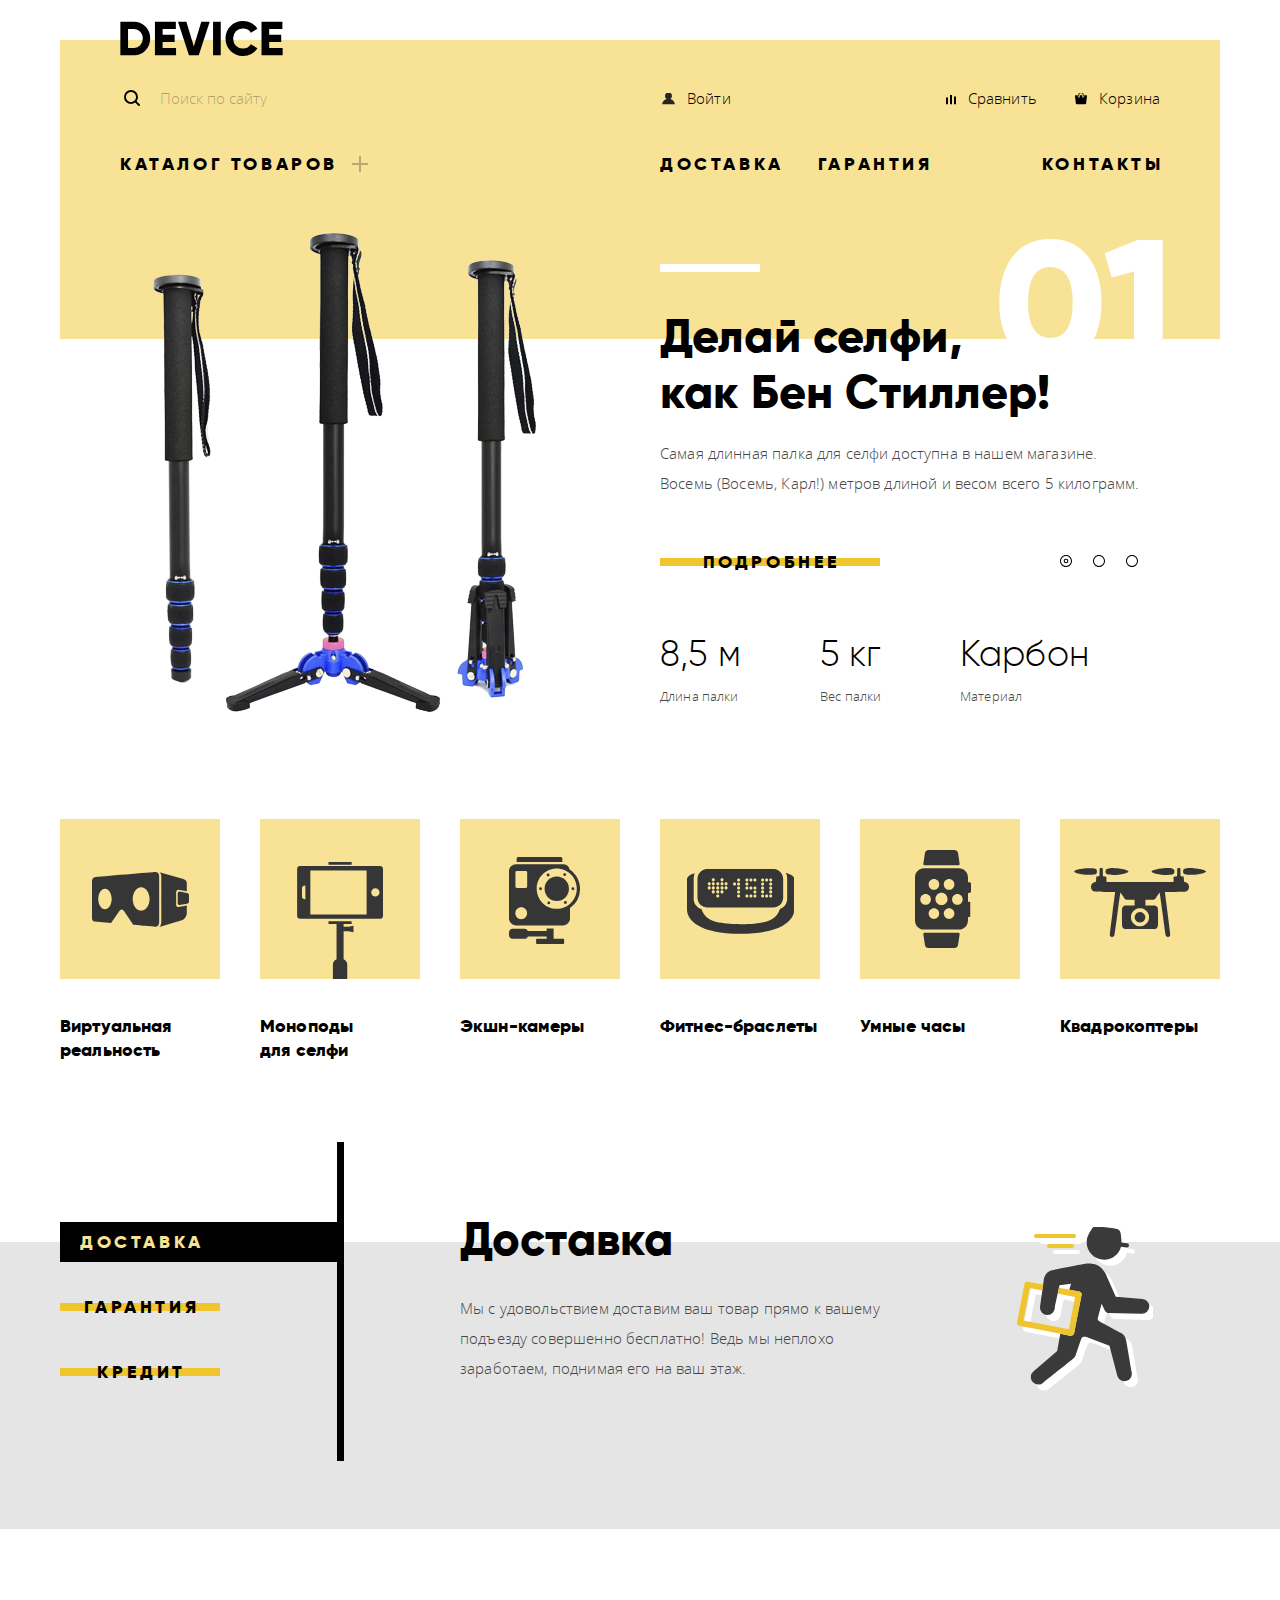
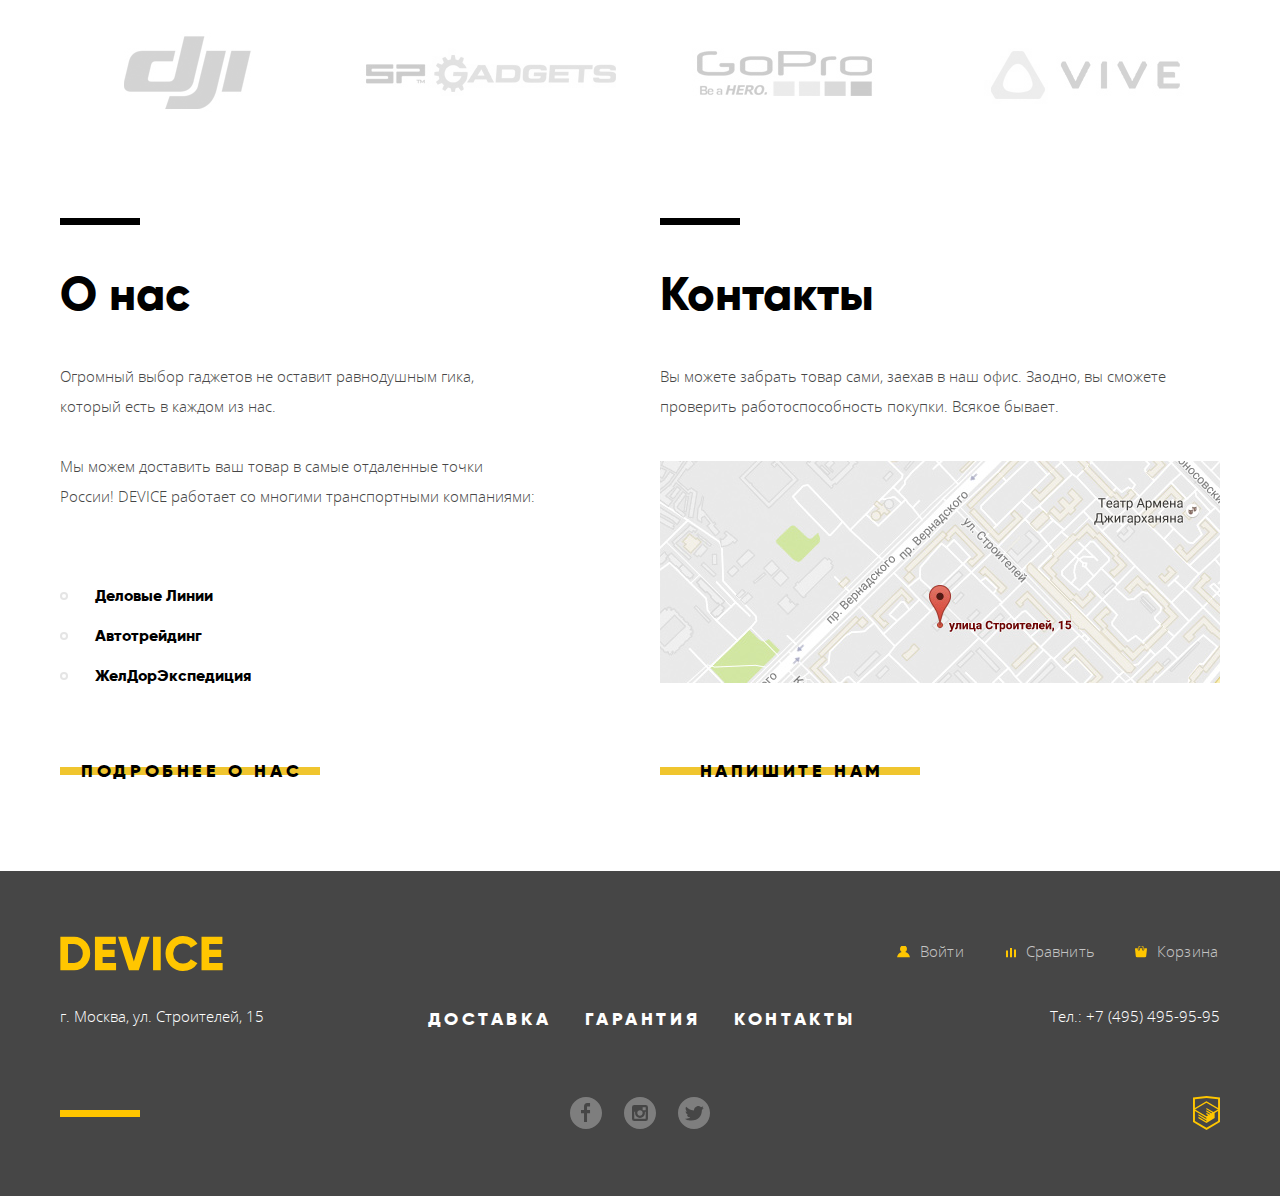
<file: index.html>
<!DOCTYPE html>
<html lang="ru">
	<head>
		<meta charset="utf-8">
		<title>HTML Academy: Девайс</title>
		<link rel="stylesheet" href="css/normalize.css">
		<link rel="stylesheet" href="css/min-style.css">
	</head>
	<body>

		<header class="main-header">
			<nav class="navigation">
				<div class="navigation__logo">
					<a>
						<img src="img/logo-header.svg" width="163" height="35" alt="Логотип интернет-магазина Девайс.">
					</a>
				</div>  
				
				<div class="nav-wrapper-top">
					<form class="navigation__search search" method="get" action="https://echo.htmlacademy.ru">
						<label for="search" class="visually-hidden">Поиск:</label>
						<input class="search__field" type="search" name="search" id="search" placeholder="Поиск по сайту">
						<button type="submit" class="search__button">Найти</button>
					</form> 

					<ul class="navigation__actions header-actions">
						<li class="header-actions__item header-actions__item--login">
							<a href="#">Войти</a>
						</li>
						<li class="header-actions__item header-actions__item--compare">
							<a href="#">Сравнить</a>
						</li>
						<li class="header-actions__item header-actions__item--cart">
							<a href="#">Корзина</a>
						</li>
					</ul>
				</div>

				<div class="nav-wrapper-bottom">
					<section class="navigation__catalog nav-catalog">
						<a class="nav-catalog__link" href="#">
							Каталог товаров
						</a>

						<div class="nav-catalog__wrapper">
							<ul class="nav-catalog__list">
								<li class="nav-catalog__item">
									<a href="#">Виртуальная реальность</a>
								</li>
								<li class="nav-catalog__item">
									<a href="#">Фитнес-браслеты</a>
								</li>
								<li class="nav-catalog__item">
									<a href="#">Квадрокоптеры</a>
								</li>
								<li class="nav-catalog__item">
									<a href="catalog.html">Моноподы для селфи</a>
								</li>
								<li class="nav-catalog__item">
									<a href="#">Умные часы</a>
								</li>
								<li class="nav-catalog__item">
									<a href="#">Экшн-камеры</a>
								</li>							
							</ul>
						</div>
					</section>

					<ul class="navigation__main main-nav">
						<li class="main-nav__item"><a href="#">Доставка</a></li>
						<li class="main-nav__item"><a href="#">Гарантия</a></li>
						<li class="main-nav__item main-nav__item--contacts"><a href="#">Контакты</a></li>
					</ul>
				</div>
			</nav>

		</header>

		<main class="main-page">
			<h1 class="main-page__title visually-hidden">Device — интернет-магазин гаджетов</h1>

			<section class="popular">
				<h2 class="popular__title visually-hidden">Популярные товары</h2>

				<ol class="popular__list popular-list">
					<li class="popular-list__item" id="slide1">
						<div class="popular-list__image">
							<img src="img/slider-1.png" width="384" height="486" alt="Длинная селфи-палка с триногой.">
						</div>
						<div class="popular-list__info">
							<b class="popular-list__slogan">Делай селфи,<br> как Бен Стиллер!</b>
							<p class="popular-list__about">Самая длинная палка для селфи доступна в нашем магазине. Восемь (Восемь, Карл!) метров длиной и весом всего 5 килограмм.</p>
							<table class="popular-list__table">
								<tr>				
									<td>8,5 м</td>
									<td>Длина палки</td>
								</tr>
								<tr>				
									<td>5 кг</td>
									<td>Вес палки</td>
								</tr>
								<tr>				
									<td>Карбон</td>
									<td>Материал</td>
								</tr>
							</table>
							<a class="popular-list__more button" href="#">Подробнее</a>
						</div>
					</li>
					<li class="popular-list__item popular-list__item--hidden" id="slide2">
						<div class="popular-list__image">
							<img src="img/slider-2.png" width="345" height="485" alt="Фитнес-браслет с мотивирующей фразой на дисплее.">
						</div>
						<div class="popular-list__info">
							<b class="popular-list__slogan">Худеем<br> правильно!</b>
							<p class="popular-list__about">Мотивирующие фитнес-браслеты помогут найти в себе силы не пропускать занятия и соблюдать диету.</p>					
							<table class="popular-list__table">
								<tr>
									<td>48 часов</td>
									<td>Без подзарядки</td>
								</tr>
							</table>
							<a class="popular-list__more button" href="#">Подробнее</a>
						</div>
					</li>
					<li class="popular-list__item popular-list__item--hidden" id="slide3">
						<div class="popular-list__image">
							<img src="img/slider-3.png" width="526" height="334" alt="Квадрокоптер с лазером в виде камеры.">
						</div>
						<div class="popular-list__info">
							<b class="popular-list__slogan">Порхает как бабочка, жалит как пчела!</b>
							<p class="popular-list__about">Этот обычный, на первый взгляд, квадрокоптер оснащен мощным лазером, замаскированным под стандартную камеру.</p>
							<table class="popular-list__table">
								<tr>
									<td>800 м</td>
									<td>Дальность полета</td>
								</tr>
								<tr>
									<td>50 м</td>
									<td>Радиус поражения</td>
								</tr>
							</table>
							<a class="popular-list__more button" href="#">Подробнее</a>
						</div>
					</li>
				</ol>

				<ul class="popular__navigation popular-nav">
					<li class="popular-nav__item popular-nav__item--current">
						<button type="submit">
							<span class="visually-hidden">Первый слайд</span>
						</button>
					</li>
					<li class="popular-nav__item">
						<button type="submit">
							<span class="visually-hidden">Второй слайд</span>
						</button>
					</li>
					<li class="popular-nav__item">
						<button type="submit">
							<span class="visually-hidden">Третий слайд</span>
						</button>
					</li>
				</ul>

			</section>

			<section class="catalog">
				<h2 class="catalog__title visually-hidden">Каталог товаров</h2>
				<ul class="catalog__list">
					<li class="catalog__item catalog__item--vr">
						<a href="#">Виртуальная реальность</a>
					</li>
					<li class="catalog__item catalog__item--selfie">			
						<a href="catalog.html">Моноподы для&nbsp;селфи</a>
					</li>
					<li class="catalog__item catalog__item--action-camera">
						<a href="#">Экшн-камеры</a>
					</li>
					<li class="catalog__item catalog__item--bracelet">
						<a href="#">Фитнес-браслеты</a>
					</li>
					<li class="catalog__item catalog__item--smart-watch">
						<a href="#">Умные часы</a>
					</li>
					<li class="catalog__item catalog__item--copter">
						<a href="#">Квадрокоптеры</a>
					</li>
				</ul>
			</section>

			<section class="services">
				<div class="services__wrapper">
					<h2 class="services__title visually-hidden">Сервисы</h2>
					
					<ul class="services__navigation services-nav">
						<li class="services-nav__item">
							<button class="button services-nav__button services-nav__button--delivery services-nav__button--current" type="button">
								Доставка
							</button>
						</li>
						<li class="services-nav__item">
							<button class="button services-nav__button services-nav__button--warranty" type="button">
								Гарантия
							</button>
						</li>
						<li class="services-nav__item">
							<button class="button services-nav__button services-nav__button--credit" type="button">
								Кредит
							</button>
						</li>
					</ul>

					<ul class="services__list">
						<li class="services__item services__item--current services__item--delivery">
							<h3 class="services__subtitle">Доставка</h3>
							<p class="services__description">
								Мы с удовольствием доставим ваш товар прямо к вашему подъезду совершенно бесплатно! Ведь мы неплохо заработаем, поднимая его на ваш этаж.
							</p>
						</li>
						<li class="services__item services__item--warranty">
							<h3 class="services__subtitle">Гарантия</h3>
							<p class="services__description">
								Если из-за возгарания купленного у нас товара у нас сгорит дом — не переживайте, мы выдадим вам новый.<br> Товар, не дом, конечно же.
							</p>
						</li>
						<li class="services__item services__item--credit">
							<h3 class="services__subtitle">Кредит</h3>
							<p class="services__description">
								Залезть в долговую яму стало проще! Кредитные консультанты подберут для вас наиболее выгодные условия кредита. Выгодные для нашего банка, разумеется.
							</p>
						</li>
					</ul>
				</div>
			</section>

			<section class="companies">
				<h2 class="companies__title visually-hidden">Производители</h2>
				<ul class="companies__list">
					<li class="companies__item">
						<a class="companies__link" href="#">
							<img class="companies__image" src="img/logo-1-mod.jpg" width="260" height="100" alt="DJI">
						</a>
					</li>
					<li class="companies__item">
						<a class="companies__link" href="#">
							<img class="companies__image" src="img/logo-2-mod.jpg" width="260" height="100" alt="SP Gadgets">
						</a>
					</li>
					<li class="companies__item">
						<a class="companies__link" href="#">
							<img class="companies__image" src="img/logo-3-mod.jpg" width="260" height="100" alt="GoPro">
						</a>
					</li>
					<li class="companies__item">
						<a class="companies__link" href="#">
							<img class="companies__image" src="img/logo-4-mod.jpg" width="260" height="100" alt="VIVE">
						</a>
					</li>
				</ul>

			</section>
			<div class="index-columns">
				<section class="about">
					<h2 class="about__title">О нас</h2>

					<div class="about__info">
						<p>Огромный выбор гаджетов не оставит равнодушным гика, который есть в каждом из нас.</p>
						<p>Мы можем доставить ваш товар в самые отдаленные точки России! DEVICE работает со многими транспортными компаниями:</p>
					</div>

					<ul class="about__list">
						<li class="about__item">Деловые Линии</li>
						<li class="about__item">Автотрейдинг</li>
						<li class="about__item">ЖелДорЭкспедиция</li>
					</ul>

					<a href="#" class="about__more button">Подробнее о нас</a>

				</section>

				<section class="contacts">
					<h2 class="contacts__title">Контакты</h2>

					<p class="contacts__info">
						Вы можете забрать товар сами, заехав в наш офис. Заодно, вы сможете проверить работоспособность покупки. Всякое бывает.
					</p>

					<a href="https://goo.gl/maps/i4ZYRme5pSp" class="contacts__map">
						<img src="img/map.jpg" width="560" height="222" alt="Наш магазин на карте.">
					</a>

					<a href="write-us.html" class="contacts__more button">Напишите нам</a>

				</section>
			</div>
				
			<section class="modal write-us">
				<h2 class="write-us__title visually-hidden">Форма отправки сообщения</h2>

				<button class="modal__close" type="button">
					<span class="visually-hidden">Закрыть</span>
				</button>

				<form class="write-us__form" method="post" action="https://echo.htmlacademy.ru">
					<p>
						<label class="write-us__label" for="client-name">Ваше имя:</label>
						<input class="write-us__field" name="name" id="client-name" type="text" placeholder="Имя Фамилия">
					</p>
					<p>
						<label class="write-us__label" for="client-email">Ваш e-mail:</label>
						<input class="write-us__field" name="email" id="client-email" type="text" placeholder="email@example.com">
					</p>
					<p class="write-us__textarea">
						<label class="write-us__label" for="client-message">Текст письма:</label>
						<textarea class="write-us__field" name="message" id="client-message" cols="100" rows="5" placeholder="В свободной форме"></textarea>
					</p>

					<button class="modal__send button" type="submit">Отправить</button>

				</form>
				

			</section>

			<section class="modal map">
				<h2 class="map__title visually-hidden">Наш магазин на карте</h2>

				<button class="modal__close" type="button">
					<span class="visually-hidden">Закрыть</span>
				</button>

				<div class="map__image">
					<iframe src="https://www.google.com/maps/embed?pb=!1m18!1m12!1m3!1d2249.112374947344!2d37.527429315801285!3d55.68703400453021!2m3!1f0!2f0!3f0!3m2!1i1024!2i768!4f13.1!3m3!1m2!1s0x46b54cf65f5c8955%3A0x694710ccd55501e!2z0YPQuy4g0KHRgtGA0L7QuNGC0LXQu9C10LksIDE1LCDQnNC-0YHQutCy0LAsIDExOTMxMQ!5e0!3m2!1sru!2sru!4v1551282227702" width="960" height="559" style="border:0" allowfullscreen></iframe>
					<img src="img/map-big.jpg" width="960" height="559" alt="Наш магазин находится по адресу ул. Строителей 15, Москва.">
				</div>

			</section>

		</main>

		<footer class="main-footer">
			<div class="footer-container">
				<div class="footer-wrapper-top">
					<div class="main-footer__logo">
						<a>
							<img src="img/logo-footer.svg" width="163" height="35" alt="Логотип интернет-магазина Девайс.">
						</a>
					</div>

					<ul class="main-footer__actions footer-actions">
						<li class="footer-actions__item footer-actions__item--login">
							<a href="#">Войти</a>
						</li>
						<li class="footer-actions__item footer-actions__item--compare">
							<a href="#">Сравнить</a>
						</li>
						<li class="footer-actions__item footer-actions__item--cart">
							<a href="#">Корзина</a>
						</li>
					</ul>
				</div>
				
				<div class="footer-wrapper-middle">
					<address class="footer__shop-address">
						г. Москва, ул. Строителей, 15
					</address>

					<ul class="footer__nav footer-nav">
						<li class="footer-nav__item"><a href="#">Доставка</a></li>
						<li class="footer-nav__item"><a href="#">Гарантия</a></li>
						<li class="footer-nav__item"><a href="#">Контакты</a></li>
					</ul>

					<a class="footer__shop-phone" href="tel:+7(495)495-95-95">
						Тел.: +7 (495) 495-95-95
					</a>
				</div>
				
				<div class="footer-wrapper-bottom">
					<ul class="footer__social social-list">
						<li class="social-list__item social-list__item--facebook">
							<a href="#"><span class="visually-hidden">Девайс на Фейсбуке</span></a>
						</li>
						<li class="social-list__item social-list__item--instagram">
							<a href="#"><span class="visually-hidden">Девайс в Инстаграме</span></a>
						</li>
						<li class="social-list__item social-list__item--twitter">
							<a href="#"><span class="visually-hidden">Девайс в Твиттере</span></a>
						</li>
					</ul>
					<div class="footer__copyright">
						<a href="https://htmlacademy.ru/intensive/htmlcss">
							<span class="visually-hidden">Разработано для HTML Academy</span>
						</a>
					</div>
				</div>
			</div>

		</footer>
	
	<script src="js/min-script.js"></script>

	</body>

</html>
</file>
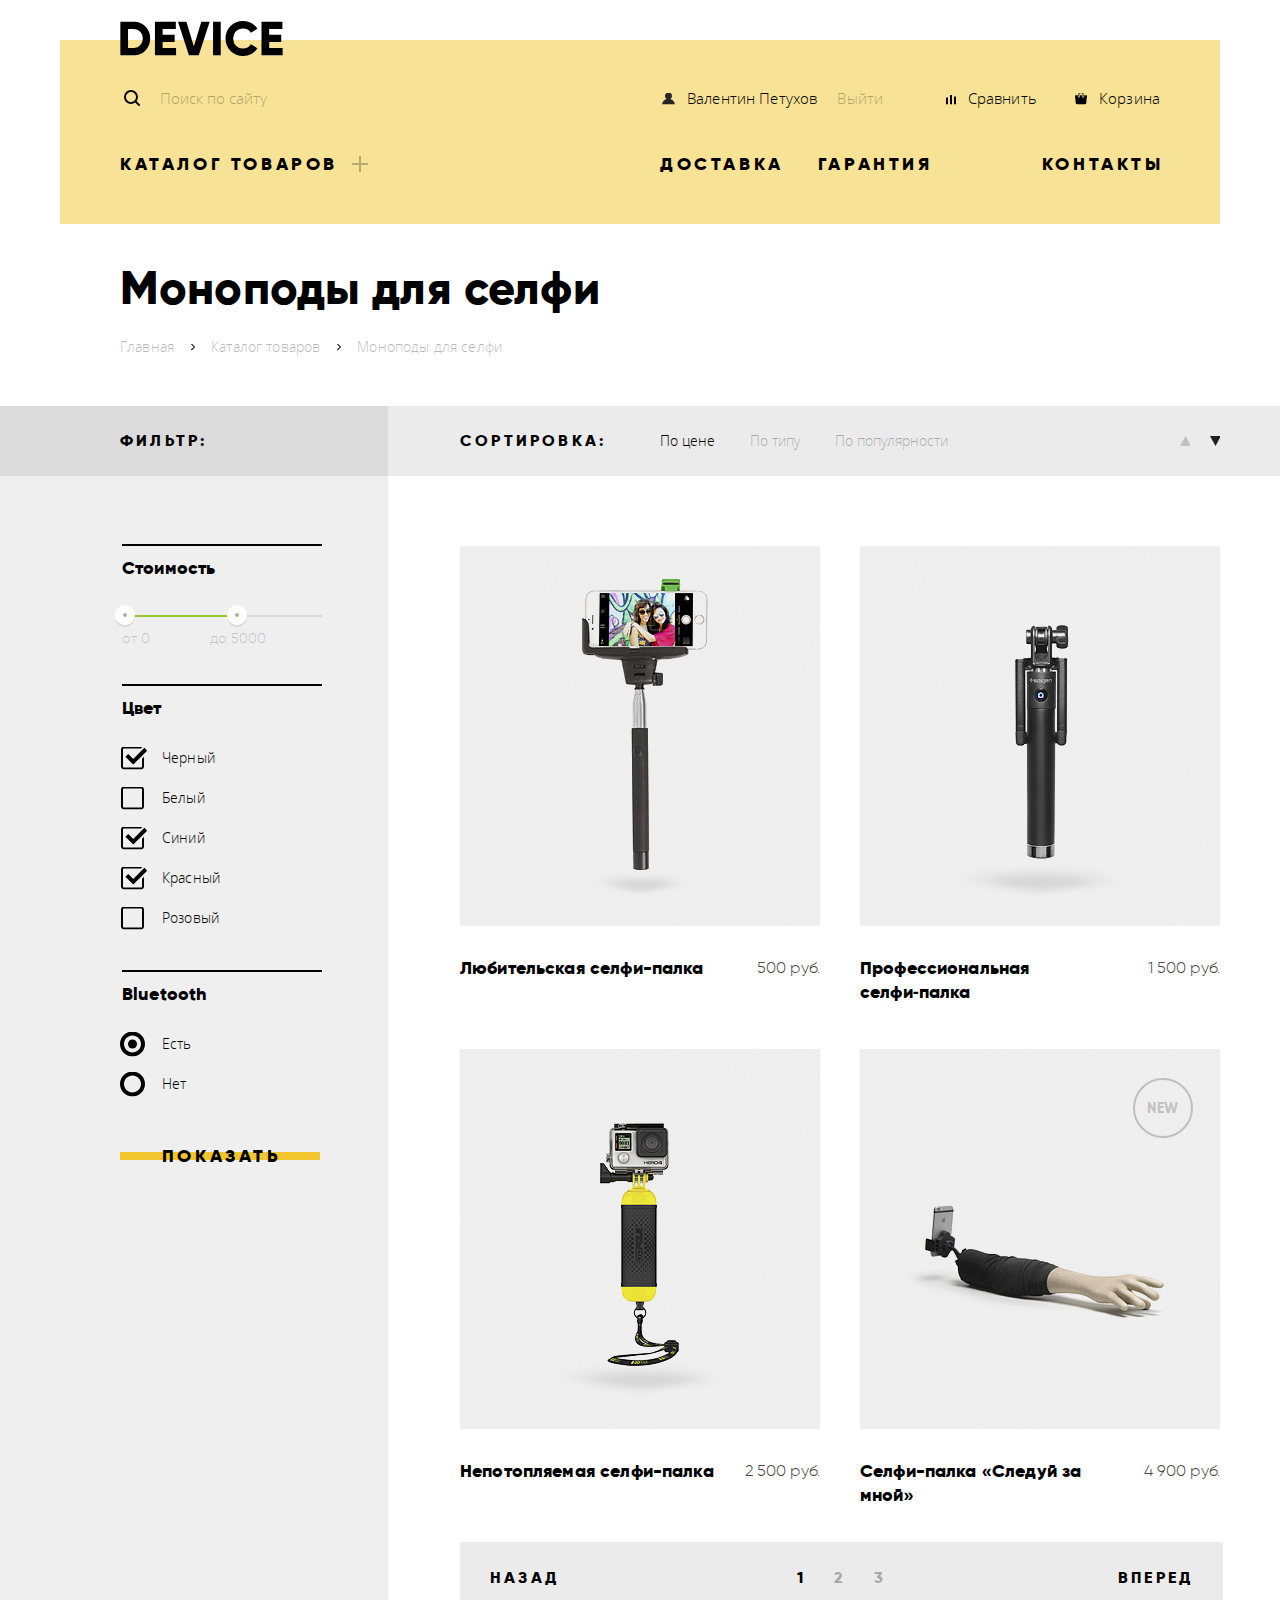
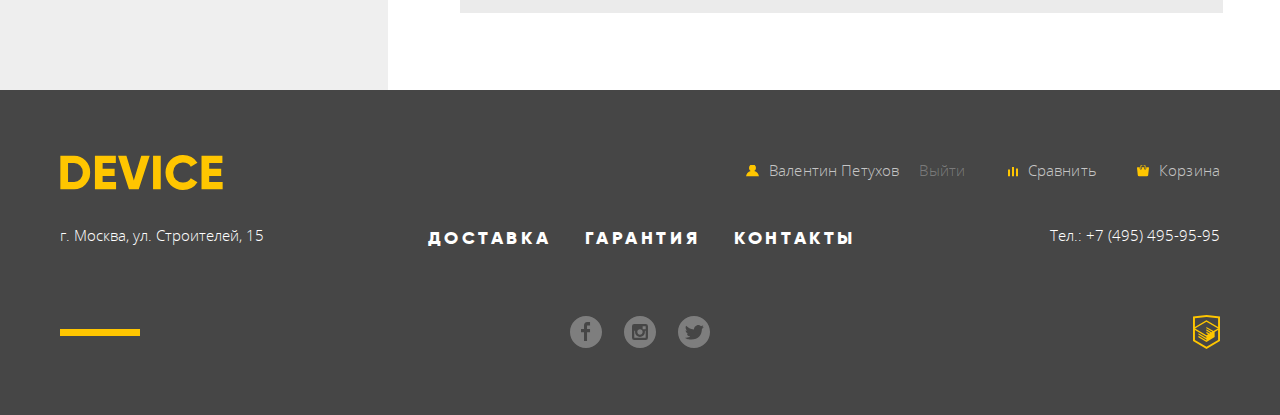
<file: catalog.html>
<!DOCTYPE html>
<html lang="ru">
	<head>
		<meta charset="utf-8">
		<title>HTML Academy: Девайс</title>
		<link rel="stylesheet" href="css/normalize.css">
		<link rel="stylesheet" href="css/min-style.css">
	</head>
	<body>

		<header class="inner-header main-header">
			<nav class="navigation">
				<div class="navigation__logo">
					<a href="index.html">
						<img src="img/logo-header.svg" width="163" height="35" alt="Логотип интернет-магазина Девайс.">
					</a>
				</div>  
				
				<div class="nav-wrapper-top">
					<form class="navigation__search search" method="get" action="https://echo.htmlacademy.ru">
						<label for="search" class="visually-hidden">Поиск:</label>
						<input class="search__field" type="search" name="search" id="search" placeholder="Поиск по сайту">
						<button type="submit" class="search__button">Найти</button>
					</form> 

					<ul class="navigation__actions header-actions">
						<li class="header-actions__item header-actions__item--login">
							<a href="#">Валентин Петухов</a>
						</li>
						<li class="header-actions__item header-actions__item--logout">
							<a href="#">Выйти</a>
						</li>
						<li class="header-actions__item header-actions__item--compare">
							<a href="#">Сравнить</a>
						</li>
						<li class="header-actions__item header-actions__item--cart">
							<a href="#">Корзина</a>
						</li>
					</ul>
				</div>

				<div class="nav-wrapper-bottom">
					<section class="navigation__catalog nav-catalog">
						<a class="nav-catalog__link" href="#">
							Каталог товаров
						</a>

						<div class="nav-catalog__wrapper">
							<ul class="nav-catalog__list">
								<li class="nav-catalog__item">
									<a href="#">Виртуальная реальность</a>
								</li>
								<li class="nav-catalog__item">
									<a href="#">Фитнес-браслеты</a>
								</li>
								<li class="nav-catalog__item">
									<a href="#">Квадрокоптеры</a>
								</li>
								<li class="nav-catalog__item">
									<a href="catalog.html">Моноподы для селфи</a>
								</li>
								<li class="nav-catalog__item">
									<a href="#">Умные часы</a>
								</li>
								<li class="nav-catalog__item">
									<a href="#">Экшн-камеры</a>
								</li>							
							</ul>
						</div>

					</section>

					<ul class="navigation__main main-nav">
						<li class="main-nav__item"><a href="#">Доставка</a></li>
						<li class="main-nav__item"><a href="#">Гарантия</a></li>
						<li class="main-nav__item main-nav__item--contacts"><a href="#">Контакты</a></li>
					</ul>
				</div>

			</nav>

		</header>
		<div class="container">
			<main class="inner-page">
				<div class="inner-nav-wrapper">
					<h1 class="inner-page__title">Моноподы для селфи</h1>

					<ul class="inner-page__breadcrumbs breadcrumbs">
						<li class="breadcrumbs__item">
							<a href="index.html">Главная</a>
						</li>
						<li class="breadcrumbs__item">
							<a href="#">Каталог товаров</a>
						</li>
						<li class="breadcrumbs__item breadcrumbs__item--current">
							<a>Моноподы для селфи</a>
						</li>
					</ul>
				</div>

				<div class="catalog-columns">
					<section class="filter">
						<h2 class="filter__title">Фильтр:</h2>

						<form class="filter__form" method="get" action="https://echo.htmlacademy.ru">
							<fieldset>
								<legend class="filter__parameter">Стоимость</legend>
								<div class="range-filter">
									<div class="range-controls">
										<div class="scale">
											<div class="bar"></div>
										</div>
									</div>
									<div class="toggle toggle-min"></div>
									<div class="toggle toggle-max"></div>
								</div>
								<div class="price-controls">
									<label for="min-price">от</label>
									<input type="text" name="min-price" id="min-price" value="0">
									<label for="max-price">до</label>
									<input type="text" name="max-price" id="max-price" value="5000">
								</div>
							</fieldset>

							<fieldset>
								<legend class="filter__parameter">Цвет</legend>
								<ul class="filter__list filter-list">
									<li class="filter-list__item">
										<input class="filter-list__checkbox visually-hidden" type="checkbox" id="black" name="black" checked>
										<label for="black">Черный</label>
									</li>
									<li class="filter-list__item">
										<input class="filter-list__checkbox visually-hidden" type="checkbox" id="white" name="white">
										<label for="white">Белый</label>
									</li>
									<li class="filter-list__item">
										<input class="filter-list__checkbox visually-hidden" type="checkbox" id="blue" name="blue" checked>
										<label for="blue">Синий</label>
									</li>
									<li class="filter-list__item">
										<input class="filter-list__checkbox visually-hidden" type="checkbox" id="red" name="red" checked>
										<label for="red">Красный</label>
									</li>
									<li class="filter-list__item">
										<input class="filter-list__checkbox visually-hidden" type="checkbox" id="pink" name="pink">
										<label for="pink">Розовый</label>
									</li>
								</ul>
							</fieldset>

							<fieldset>
								<legend class="filter__parameter">Bluetooth</legend>
								<ul class="filter__list filter-list">
									<li class="filter-list__item">
										<input class="filter-list__radio visually-hidden" type="radio" id="bluetooth-true" name="bluetooth" value="true" checked>
										<label for="bluetooth-true">Есть</label>
									</li>
									<li class="filter-list__item">
										<input class="filter-list__radio visually-hidden" type="radio" id="bluetooth-false" name="bluetooth" value="false">
										<label for="bluetooth-false">Нет</label>
									</li>
								</ul>
							</fieldset>		

							<button type="submit" class="filter__button button">Показать</button>		
						</form>

					</section>

					<section class="product-cards">
						<h2 class="product-cards__title visually-hidden">Список селфи-палок</h2>

						<section class="product-cards__sort sort">
							<h3 class="sort__title">Сортировка:</h3>
							
							<div class="sort-wrapper">
								<ul class="sort__list">
									<li class="sort__type sort__type--current">
										<a>По цене</a>
									</li>
									<li class="sort__type">
										<a href="#">По типу</a>
									</li>
									<li class="sort__type">
										<a href="#">По популярности</a>
									</li>
								</ul>

								<ul class="sort__list">
									<li class="sort__type sort__arrow sort__arrow--up">
										<a href="#">
											<span class="visually-hidden">По возрастанию</span>
										</a>
									</li>
									<li class="sort__type sort__arrow sort__arrow-down sort__type--current">
										<a>
										<span class="visually-hidden">По убыванию</span>
										</a>
									</li>
								</ul>
							</div>

						</section>
						
						<div class="product-cards-wrapper">
							<ul class="product-cards__list">
								<li class="product-cards__item">
									<div class="card-wrapper">
										<h3 class="product-cards__name"><a href="#">Любительская селфи-палка</a></h3>
										<b class="product-cards__price">500 руб.</b>
									</div>	
									<div class="product-cards__photo-container" tabindex="0">
										<div class="product-cards__actions-list card-actions">
											<a href="#" class="card-actions__button card-actions__button--to-cart button">В корзину</a>
											<a href="#" class="card-actions__button card-actions__button--to-compare">Добавить к сравнению</a>
										</div>
										<img src="img/item-1.jpg" width="360" height="380" alt="Самая обычная селфи-палка.">
									</div>					
								</li>
								<li class="product-cards__item">
									<div class="card-wrapper">
										<h3 class="product-cards__name"><a href="#">Профессиональная селфи&#8209;палка</a></h3>
										<b class="product-cards__price">1 500 руб.</b>
									</div>
									<div class="product-cards__photo-container" tabindex="0">
										<div class="product-cards__actions-list card-actions">
											<a href="#" class="card-actions__button card-actions__button--to-cart button">В корзину</a>
											<a href="#" class="card-actions__button card-actions__button--to-compare">Добавить к сравнению</a>
										</div>
										<img src="img/item-2.jpg" width="360" height="380" alt="Селфи-палка с продвинутым пультом управления на ручке.">
									</div>
								</li>
								<li class="product-cards__item">
									<div class="card-wrapper">
										<h3 class="product-cards__name"><a href="#">Непотопляемая селфи-палка</a></h3>
										<b class="product-cards__price">2 500 руб.</b>
									</div>		
									<div class="product-cards__photo-container" tabindex="0">
										<div class="product-cards__actions-list card-actions">
											<a href="#" class="card-actions__button card-actions__button--to-cart button">В корзину</a>
											<a href="#" class="card-actions__button card-actions__button--to-compare">Добавить к сравнению</a>
										</div>
										<img src="img/item-3.jpg" width="360" height="380" alt="Селфи-палка с ручкой-поплавком.">
									</div>						
								</li>
								<li class="product-cards__item product-cards__item--new">
									<div class="card-wrapper">
										<h3 class="product-cards__name"><a href="#">Селфи-палка «Следуй за мной»</a></h3>
										<b class="product-cards__price">4 900 руб.</b>
									</div>
									<div class="product-cards__photo-container" tabindex="0">
										<div class="product-cards__actions-list card-actions">
											<a href="#" class="card-actions__button card-actions__button--to-cart button">В корзину</a>
											<a href="#" class="card-actions__button card-actions__button--to-compare">Добавить к сравнению</a>
										</div>
										<img src="img/item-4.jpg" width="360" height="380" alt="Селфи-палка с ручкой в форме человеческой руки.">
									</div>
								</li>
							</ul>
							<div class="pagination">
								<div class="pagination__wrapper">
									<a href="#" class="pagination__prev">Назад</a>
								</div>
								<ul class="pagination__list">
									<li class="pagination__item pagination__item--current"><a>1</a></li>
									<li class="pagination__item"><a href="">2</a></li>
									<li class="pagination__item"><a href="">3</a></li>
								</ul>
								<div class="pagination__wrapper">
									<a href="#" class="pagination__next">Вперед</a>
								</div>								
							</div>
						</div>
					</section>	
				</div>		

			</main>
			
		</div>

		<footer class="inner-footer main-footer">
			<div class="footer-container">
				<div class="footer-wrapper-top">
					<div class="main-footer__logo">
						<a href="index.html">
							<img src="img/logo-footer.svg" width="163" height="35" alt="Логотип интернет-магазина Девайс.">
						</a>
					</div>  
					
					<ul class="main-footer__actions footer-actions">
						<li class="footer-actions__item footer-actions__item--login">
							<a href="#">Валентин Петухов</a>
						</li>
						<li class="footer-actions__item footer-actions__item--logout">
							<a href="#">Выйти</a>
						</li>
						<li class="footer-actions__item footer-actions__item--compare">
							<a href="#">Сравнить</a>
						</li>
						<li class="footer-actions__item footer-actions__item--cart">
							<a href="#">Корзина</a>
						</li>
					</ul>
				</div>

				<div class="footer-wrapper-middle">
					<address class="footer__shop-address">
						г. Москва, ул. Строителей, 15
					</address>

					<ul class="footer__nav footer-nav">
						<li class="footer-nav__item"><a href="#">Доставка</a></li>
						<li class="footer-nav__item"><a href="#">Гарантия</a></li>
						<li class="footer-nav__item"><a href="#">Контакты</a></li>
					</ul>

					<a class="footer__shop-phone" href="tel:+7(495)495-95-95">
						Тел.: +7 (495) 495-95-95
					</a>
				</div>
				
				<div class="footer-wrapper-bottom">
					<ul class="footer__social social-list">
						<li class="social-list__item social-list__item--facebook">
							<a href="#"><span class="visually-hidden">Девайс на Фейсбуке</span></a>
						</li>
						<li class="social-list__item social-list__item--instagram">
							<a href="#"><span class="visually-hidden">Девайс в Инстаграме</span></a>
						</li>
						<li class="social-list__item social-list__item--twitter">
							<a href="#"><span class="visually-hidden">Девайс в Твиттере</span></a>
						</li>
					</ul>

					<div class="footer__copyright">
						<a href="https://htmlacademy.ru/intensive/htmlcss">
							<span class="visually-hidden">Разработано для HTML Academy</span>
						</a>
					</div>
				</div>
			</div>

		</footer>

	</body>

</html>
</file>
<file: css/min-style.css>
@font-face{font-family:"Open Sans";src:url(../fonts/opensans.woff2) format("woff2"),url(../fonts/opensans.woff) format("woff");font-weight:400;font-style:normal}@font-face{font-family:"Open Sans";src:url(../fonts/opensanslight.woff2) format("woff2"),url(../fonts/opensanslight.woff) format("woff");font-weight:300;font-style:normal}@font-face{font-family:"Gilroy";src:url(../fonts/gilroylight.woff2) format("woff2"),url(../fonts/gilroylight.woff) format("woff");font-weight:300;font-style:normal}@font-face{font-family:"Gilroy";src:url(../fonts/gilroyextrabold.woff2) format("woff2"),url(../fonts/gilroyextrabold.woff) format("woff");font-weight:800;font-style:normal}body{margin:0;min-width:1200px;font-family:"Open Sans",Arial,sans-serif;font-size:15px;line-height:30px;font-weight:300;letter-spacing:.01em;color:#464646;background-color:#fff}img{max-width:100%;height:auto}a{text-decoration:none}.container{min-width:1200px;width:100%;overflow-x:hidden}.main-header{width:1160px;padding:0 20px;margin:0 auto}.inner-header{margin-bottom:40px}.navigation{display:-webkit-box;display:-ms-flexbox;display:flex;-webkit-box-orient:vertical;-webkit-box-direction:normal;-ms-flex-direction:column;flex-direction:column;padding:0 60px;padding-bottom:45px;color:#000;background-color:#f7e296;background-image:-webkit-linear-gradient(top,#fff 40px,#f7e296 40px);background-image:-o-linear-gradient(top,#fff 40px,#f7e296 40px);background-image:linear-gradient(to bottom,#fff 40px,#f7e296 40px)}.nav-wrapper-top,.nav-wrapper-bottom{display:-webkit-box;display:-ms-flexbox;display:flex;-webkit-box-pack:justify;-ms-flex-pack:justify;justify-content:space-between;-webkit-box-align:center;-ms-flex-align:center;align-items:center}.nav-wrapper-top{margin-bottom:27px}.navigation a{color:#000}.navigation a:hover{color:rgba(0,0,0,0.6)}.navigation a:active{color:rgba(0,0,0,0.3)}.navigation__logo{margin-top:21px;margin-bottom:10px;height:100%}.navigation__logo a[href]:hover,.main-footer__logo a[href]:hover{opacity:.6}.navigation__logo a[href]:active,.main-footer__logo a[href]:active{opacity:.3}.navigation__search::before{content:"";position:absolute;top:50%;left:4px;-webkit-transform:translateY(-50%);-ms-transform:translateY(-50%);transform:translateY(-50%);width:16px;height:16px;background-image:url(../img/search.svg);background-repeat:no-repeat;background-position:0 0}.navigation__search{position:relative;width:400px;padding-left:40px}.search__field{padding:0;color:#000;font-family:inherit;font-weight:inherit;background-color:transparent;border:none}.search__field::-webkit-input-placeholder{color:rgba(0,0,0,0.3)}.search__field:-ms-input-placeholder{color:rgba(0,0,0,0.3)}.search__field::-ms-input-placeholder{color:rgba(0,0,0,0.3)}.search__field::placeholder{color:rgba(0,0,0,0.3)}.navigation__search:hover .search__field::-webkit-input-placeholder{color:rgba(0,0,0,0.6)}.navigation__search:hover .search__field:-ms-input-placeholder{color:rgba(0,0,0,0.6)}.navigation__search:hover .search__field::-ms-input-placeholder{color:rgba(0,0,0,0.6)}.navigation__search:hover .search__field::placeholder{color:rgba(0,0,0,0.6)}.search__button{padding:15px 20px;margin-left:11px;visibility:hidden;-webkit-transition-property:visibility;-o-transition-property:visibility;transition-property:visibility;-webkit-transition-duration:.1s;-o-transition-duration:.1s;transition-duration:.1s;color:#000;font-family:inherit;font-weight:inherit;background-color:#f7e296;border:none;outline:2px solid #000}.search__button:hover,.search__button:focus{visibility:visible;color:#fff;background-color:#000;outline:2px solid #000}.search__button:active{color:rgba(255,255,255,0.3)}.search__field{width:300px}.search__field:focus{color:#000;outline:none}.search__field:focus + .search__button{visibility:visible;color:#000;background-color:#f7e296}.search__button::after{content:"";position:absolute;top:100%;right:0;width:0;height:2px;background-color:#000;-webkit-transition-property:width;-o-transition-property:width;transition-property:width;-webkit-transition-duration:.35s;-o-transition-duration:.35s;transition-duration:.35s}.search__field:focus + .search__button::after{width:100%}.header-actions{display:-webkit-box;display:-ms-flexbox;display:flex;-ms-flex-wrap:wrap;flex-wrap:wrap;margin:0;padding:0;width:485px;list-style:none}.header-actions__item{margin-left:50px}.header-actions__item a{position:relative;padding-left:12px}.header-actions__item:first-child{margin-left:0}.header-actions__item a::before{content:"";position:absolute;top:50%;right:100%;-webkit-transform:translateY(-50%);-ms-transform:translateY(-50%);transform:translateY(-50%);margin-top:-1px;width:15px;height:15px}.header-actions__item--login a::before{background-image:url(../img/user.svg);background-position:right bottom;background-repeat:no-repeat}.header-actions__item--compare a::before{background-image:url(../img/compare.svg);background-position:right bottom;background-repeat:no-repeat}.header-actions__item--cart a::before{background-image:url(../img/cart.svg);background-position:right bottom;background-repeat:no-repeat}.header-actions__item a:hover::before{opacity:.6}.header-actions__item a:active::before{opacity:.3}.header-actions__item--login{margin-right:auto}.inner-header .header-actions__item--login{margin-right:0}.header-actions__item--logout{margin-left:20px;margin-right:auto}.header-actions__item--logout a{padding-left:0;color:rgba(0,0,0,0.3)}.nav-wrapper-bottom{position:relative}.nav-catalog__link{display:-webkit-inline-box;display:-ms-inline-flexbox;display:inline-flex;position:relative;-webkit-box-sizing:content-box;box-sizing:content-box;padding:0;padding-right:28px;width:225px;font-family:"Gilroy",Arial,sans-serif;font-weight:800;font-size:18px;line-height:24px;letter-spacing:.2em;text-transform:uppercase;background-color:transparent;border:none}.nav-catalog__link:hover{cursor:pointer;color:rgba(0,0,0,0.6)}.nav-catalog__link:hover + .nav-catalog__wrapper{display:block}.nav-catalog__link:active{color:rgba(0,0,0,0.3)}.nav-catalog__link::after{opacity:.3;content:"";position:absolute;top:50%;right:5px;-webkit-transform:translateY(-50%);-ms-transform:translateY(-50%);transform:translateY(-50%);width:16px;height:16px;background-image:url(../img/plus.svg);background-position:0 0;background-repeat:no-repeat}.nav-catalog__wrapper{display:none;position:absolute;top:100%;left:-60px;width:100%;padding:0 60px;padding-bottom:2px;background-color:#f7e296;z-index:2}.nav-catalog__list{display:-webkit-box;display:-ms-flexbox;display:flex;-ms-flex-wrap:wrap;flex-wrap:wrap;margin:0;padding:32px 0;padding-top:18px;width:700px;line-height:36px;list-style:none}.nav-catalog__wrapper:hover{display:block}.nav-catalog__item{width:200px}.nav-catalog__item:nth-child(3n-1){margin-left:40px}.nav-catalog__item:nth-child(5){width:400px}.main-nav{display:-webkit-box;display:-ms-flexbox;display:flex;-ms-flex-wrap:wrap;flex-wrap:wrap;margin:0;padding:0;width:500px;font-family:"Gilroy",Arial,sans-serif;font-weight:800;font-size:18px;line-height:24px;letter-spacing:.2em;text-transform:uppercase;list-style:none}.main-nav__item{margin-right:34px}.main-nav__item:last-child{margin-right:-.2em}.main-nav__item--contacts{margin-left:auto}.popular{margin:0 auto;margin-bottom:40px;width:1160px;padding:0 20px}.popular-nav{-webkit-transform:translate(1000px,-203px);-ms-transform:translate(1000px,-203px);transform:translate(1000px,-203px);display:-webkit-box;display:-ms-flexbox;display:flex;-ms-flex-wrap:wrap;flex-wrap:wrap;-webkit-box-pack:justify;-ms-flex-pack:justify;justify-content:space-between;margin:0;padding:0;width:78px;list-style:none}.popular-nav__item button{cursor:pointer;width:12px;height:12px;padding:0;border:none;background-image:url(../img/slider-button-empty.svg);background-repeat:no-repeat;background-size:12px 12px;background-color:transparent}.popular-nav__item--current button{background-image:url(../img/slider-button.svg)}.popular-list{counter-reset:myCounter;-webkit-box-sizing:border-box;box-sizing:border-box;margin:0;padding:0;list-style:none}.popular-list__item{visibility:visible;display:-webkit-box;display:-ms-flexbox;display:flex;background-image:-webkit-linear-gradient(top,#f7e296 115px,transparent 115px);background-image:-o-linear-gradient(top,#f7e296 115px,transparent 115px);background-image:linear-gradient(to bottom,#f7e296 115px,transparent 115px)}.popular-list__item--hidden{position:absolute;visibility:hidden}.popular-list__image{-webkit-box-sizing:border-box;box-sizing:border-box;margin:0 auto;min-height:525px}.popular-list__item:nth-child(1) .popular-list__image{padding-top:5px;padding-left:30px}.popular-list__item:nth-child(2) .popular-list__image{padding-top:15px;padding-left:44px}.popular-list__item:nth-child(3) .popular-list__image{padding-top:70px;padding-left:10px}.popular-list__info{position:relative;display:-webkit-box;display:-ms-flexbox;display:flex;-webkit-box-orient:vertical;-webkit-box-direction:normal;-ms-flex-direction:column;flex-direction:column;width:500px;padding-right:60px;padding-top:84px;margin-left:auto}.popular-list__info::before{content:"";position:absolute;top:40px;left:0;width:100px;height:8px;background-color:#fff}.popular-list__info::after{counter-increment:myCounter;content:"0" counter(myCounter);position:absolute;top:-10px;right:45px;font-family:"Gilroy",Arial,sans-serif;font-weight:800;font-size:179px;line-height:179px;color:#fff;z-index:0}.popular-list__slogan{display:block;margin-bottom:18px;font-family:"Gilroy",Arial,sans-serif;font-weight:800;font-size:47px;line-height:56px;color:#000;z-index:1}.popular-list__about{width:490px;margin:0;margin-bottom:44px}.popular-list__table{-webkit-box-ordinal-group:5;-ms-flex-order:4;order:4;border-collapse:collapse;border-spacing:0}.popular-list__table tbody{display:-webkit-box;display:-ms-flexbox;display:flex}.popular-list__table tr{display:-webkit-box;display:-ms-flexbox;display:flex;-webkit-box-orient:vertical;-webkit-box-direction:normal;-ms-flex-direction:column;flex-direction:column;width:160px}.popular-list__table tr:nth-child(2n){width:140px}.popular-list__table td{display:block;padding:0;font-size:13px;line-height:20px}.popular-list__table td:nth-child(2n-1){padding-bottom:8px;font-family:"Gilroy",Arial,sans-serif;font-weight:300;font-size:36px;line-height:48px;color:#000}.popular-list__more{display:block;margin-bottom:48px;width:220px;text-align:center}.catalog__list{display:-webkit-box;display:-ms-flexbox;display:flex;-ms-flex-wrap:wrap;flex-wrap:wrap;width:1160px;margin:0 auto;margin-bottom:80px;padding:0 20px;list-style:none}.catalog__item{width:160px;margin-right:40px;font-family:"Gilroy",Arial,sans-serif;font-weight:800;font-size:18px;line-height:24px;color:#000;word-wrap:break-word}.catalog__item:nth-child(6n){margin-right:0}.catalog__item a{position:relative;display:block;padding-top:195px;color:#000;background-image:-webkit-linear-gradient(top,#f7e296 160px,transparent 160px);background-image:-o-linear-gradient(top,#f7e296 160px,transparent 160px);background-image:linear-gradient(to bottom,#f7e296 160px,transparent 160px)}.catalog__item a:hover{background-image:-webkit-linear-gradient(top,#f0c52e 160px,transparent 160px);background-image:-o-linear-gradient(top,#f0c52e 160px,transparent 160px);background-image:linear-gradient(to bottom,#f0c52e 160px,transparent 160px)}.catalog__item a:active{color:rgba(0,0,0,0.3)}.catalog__item a:active::before{opacity:.3}.catalog__item a::before{content:"";position:absolute;top:0;left:0;width:100%;height:160px;margin-bottom:35px;background-repeat:no-repeat;background-position:center center}.catalog__item--vr a::before{background-image:url(../img/popular-1.svg)}.catalog__item--selfie a::before{background-image:url(../img/popular-2.svg);background-position:center bottom}.catalog__item--action-camera a::before{background-image:url(../img/popular-3.svg);background-position:49px 38px}.catalog__item--bracelet a::before{background-image:url(../img/popular-4.svg);background-position:center 50px}.catalog__item--smart-watch a::before{background-image:url(../img/popular-5.svg);background-position:55px center}.catalog__item--copter a::before{background-image:url(../img/popular-6.svg);background-position:center 49px}.services{margin-bottom:95px;background-image:-webkit-linear-gradient(top,transparent 100px,#e5e5e5 100px);background-image:-o-linear-gradient(top,transparent 100px,#e5e5e5 100px);background-image:linear-gradient(to bottom,transparent 100px,#e5e5e5 100px)}.services__wrapper{display:-webkit-box;display:-ms-flexbox;display:flex;width:1160px;padding:0 20px;margin:0 auto}.services-nav{position:relative;-ms-flex-negative:0;flex-shrink:0;width:280px;margin:0;padding:0;padding-top:80px;padding-bottom:44px;list-style:none}.services-nav::after{content:"";position:absolute;top:0;right:-4px;width:7px;height:calc(100% - 68px);background-color:#000}.services-nav__item{margin-bottom:25px}.services-nav__button{cursor:pointer;width:160px;border:none}button.services-nav__button--current{width:100%;padding-left:20px;text-align:left;color:#f7e296;background:none;background-color:#000}.services__list{width:100%;margin:0;padding:0;margin-left:120px;margin-bottom:146px;list-style:none}.services__item{position:relative;display:none;margin-top:73px}.services__item--current{display:block}.services__item::after{content:"";position:absolute;right:0;bottom:0;width:180px;height:200px;background-repeat:no-repeat}.services__item--delivery::after{right:45px;bottom:-8px;background-image:url(../img/delivery.svg);background-position:bottom center}.services__item--warranty::after{right:45px;bottom:-15px;background-image:url(../img/warranty.svg);background-position:bottom center}.services__item--credit::after{right:57px;bottom:-8px;background-image:url(../img/credit.svg);background-position:bottom center}.services__subtitle{margin:0;margin-bottom:30px;font-family:"Gilroy",Arial,sans-serif;font-weight:800;font-size:47px;line-height:48px;color:#000}.services__description{width:435px;margin:0}.companies{margin-bottom:85px}.companies__list{display:-webkit-box;display:-ms-flexbox;display:flex;-ms-flex-wrap:wrap;flex-wrap:wrap;-webkit-box-pack:justify;-ms-flex-pack:justify;justify-content:space-between;width:1160px;margin:0 auto;padding:0 20px;list-style:none}.companies__image{-webkit-filter:grayscale(100%);filter:grayscale(100%);opacity:.2}.companies__link:hover .companies__image{-webkit-filter:grayscale(0);filter:grayscale(0);opacity:1}.index-columns{display:-webkit-box;display:-ms-flexbox;display:flex;-webkit-box-pack:justify;-ms-flex-pack:justify;justify-content:space-between;width:1160px;margin:0 auto;margin-bottom:80px;padding:0 20px}.about,.contacts{position:relative;width:560px;padding-top:52px;letter-spacing:0;background-color:#fff}.about::before,.contacts::before{content:"";position:absolute;top:0;left:0;width:80px;height:7px;background-color:#000}.about__info{width:475px}.about__info p{margin:0;margin-bottom:30px}.about__info p:last-child{margin-bottom:65px}.about__list{padding:0;margin-bottom:55px;list-style:none}.about__item{position:relative;padding-left:35px;font-family:"Gilroy",Arial,sans-serif;font-weight:800;font-size:16px;line-height:40px;color:#000}.about__item::before{content:"";position:absolute;top:50%;left:0;-webkit-transform:translateY(-50%);-ms-transform:translateY(-50%);transform:translateY(-50%);width:8px;height:8px;border-radius:50%;background-color:#e5e5e5}.about__item::after{content:"";position:absolute;top:50%;left:2px;-webkit-transform:translateY(-50%);-ms-transform:translateY(-50%);transform:translateY(-50%);width:4px;height:4px;border-radius:50%;background-color:#fff}.about__title,.contacts__title,.inner-page__title{margin:0;margin-bottom:43px;font-family:"Gilroy",Arial,sans-serif;font-weight:800;font-size:47px;line-height:48px;color:#000}.about__more,.contacts__more{display:block;width:260px;text-align:center}.contacts__info{margin:0;margin-bottom:40px}.contacts__map{display:block;margin-bottom:68px;width:560px;height:222px;background-color:#e9e9e9}.button{-webkit-box-sizing:border-box;box-sizing:border-box;padding:8px 0;padding-left:.2em;font-family:"Gilroy",Arial,sans-serif;font-weight:800;font-size:18px;line-height:24px;letter-spacing:.2em;text-transform:uppercase;color:#000;background-image:-webkit-gradient(linear,left top,left bottom,from(#f0c52e),to(#f0c52e));background-image:-webkit-linear-gradient(#f0c52e,#f0c52e);background-image:-o-linear-gradient(#f0c52e,#f0c52e);background-image:linear-gradient(#f0c52e,#f0c52e);background-size:100% 8px;background-repeat:no-repeat;background-position:left center;background-color:transparent;-webkit-transition:.3s background;-o-transition:.3s background;transition:.3s background}.button:hover{background-size:100% 100%}.button:active{color:rgba(0,0,0,0.3)}.inner-page{width:1160px;margin:0 auto;padding:0 20px}.inner-nav-wrapper{width:1040px;margin:0 auto;margin-bottom:47px}.inner-page__title{margin-bottom:23px}.breadcrumbs{display:-webkit-box;display:-ms-flexbox;display:flex;-ms-flex-wrap:wrap;flex-wrap:wrap;padding:0;margin:0;list-style:none;font-size:14px;line-height:24px;color:rgba(0,0,0,0.3)}.breadcrumbs__item{position:relative;margin-right:37px}.breadcrumbs__item::after{content:"";position:absolute;top:50%;left:100%;-webkit-transform:translateY(-50%);-ms-transform:translateY(-50%);transform:translateY(-50%);width:4px;height:7px;margin-left:17px;background-image:url(../img/nav-arrow.svg);background-repeat:no-repeat;background-position:center 0}.breadcrumbs__item--current::after{display:none}.breadcrumbs__item a{color:rgba(0,0,0,0.3)}.breadcrumbs__item a[href]:hover{color:rgba(0,0,0,0.6)}.breadcrumbs__item a[href]:active{color:rgba(0,0,0,0.1)}.catalog-columns{display:-webkit-box;display:-ms-flexbox;display:flex;width:1160px}.filter{position:relative;min-width:268px;margin-left:60px;background-color:#efefef}.filter::before{content:"";position:absolute;top:0;right:100%;width:600%;height:100%;background-image:-webkit-linear-gradient(top,#dbdbdb 70px,#eee 70px);background-image:-o-linear-gradient(top,#dbdbdb 70px,#eee 70px);background-image:linear-gradient(to bottom,#dbdbdb 70px,#eee 70px)}.filter fieldset{border:none;padding:0;margin-bottom:32px}.filter__title,.sort__title{margin:0;font-family:"Gilroy",Arial,sans-serif;font-weight:800;font-size:16px;line-height:24px;letter-spacing:.2em;color:#000;text-transform:uppercase}.filter__title{display:-webkit-box;display:-ms-flexbox;display:flex;-webkit-box-align:center;-ms-flex-align:center;align-items:center;width:100%;height:50px;min-height:70px;margin-bottom:68px;background-color:#dbdbdb}.filter__form{width:200px}.filter__parameter{margin-bottom:18px;font-family:"Gilroy",Arial,sans-serif;font-weight:800;font-size:18px;line-height:24px;color:#000}.filter__parameter::before{content:"";display:block;margin-bottom:10px;width:200px;height:2px;background-color:#000}.range-filter{position:relative;margin-top:17px;margin-bottom:5px}.scale{width:auto;height:2px;background-color:#dbdbdb}.bar{width:60%;height:100%;background-color:#91c92f}.toggle{position:absolute;width:20px;height:22px;background-image:url(../img/filter-button.svg)}.toggle-min{top:-10px;left:-7px}.toggle-max{top:-10px;left:105px}.price-controls label,.price-controls input{font-family:"Gilroy",Arial,sans-serif;font-weight:300;font-size:14px;line-height:24px;letter-spacing:0;color:rgba(0,0,0,0.2)}.price-controls input{width:65px;height:auto;padding:0;background-color:transparent;border:none}.filter-list{margin:0;padding:0;list-style:none;font-size:14px;line-height:40px;color:#000}.filter-list__item{padding-left:40px}.filter-list__item label{position:relative;display:block;cursor:pointer}.filter-list__checkbox + label::before{content:"";position:absolute;top:50%;left:-41px;-webkit-transform:translateY(-50%);-ms-transform:translateY(-50%);transform:translateY(-50%);width:27px;height:23px;background-image:url(../img/checkbox-off.svg);background-repeat:no-repeat;background-position:0 0}.filter-list__checkbox + label:hover::before,.filter-list__checkbox:focus + label::before{opacity:.6}.filter-list__checkbox + label:active::before{opacity:1;background-image:url(../img/checkbox-on.svg)}.filter-list__checkbox:checked + label::before{background-image:url(../img/checkbox-on.svg)}.filter-list__checkbox:checked + label:hover::before,.filter-list__checkbox:focus:checked + label::before{opacity:.6}.filter-list__checkbox:checked + label:active::before{opacity:1;background-image:url(../img/checkbox-off.svg)}.filter-list__checkbox:disabled + label::before,.filter-list__checkbox:disabled + label:hover::before,.filter-list__checkbox:disabled + label:active::before{opacity:.25;background-image:url(../img/checkbox-off.svg)}.filter-list__checkbox:checked:disabled + label::before,.filter-list__checkbox:checked:disabled + label:hover::before,.filter-list__checkbox:checked:disabled + label:active::before{opacity:.25;background-image:url(../img/checkbox-on.svg)}.filter-list__radio + label::before{content:"";position:absolute;top:50%;left:-42px;-webkit-transform:translateY(-50%);-ms-transform:translateY(-50%);transform:translateY(-50%);width:25px;height:25px;background-image:url(../img/radio-off.svg);background-repeat:no-repeat}.filter-list__radio:checked + label::before{background-image:url(../img/radio-on.svg)}.filter-list__radio:hover + label::before,.filter-list__radio:focus + label::before{opacity:.6}.filter-list__radio:active + label::before{opacity:1;background-image:url(../img/radio-on.svg)}.filter-list__radio:checked:active + label::before{opacity:1;background-image:url(../img/radio-off.svg)}.filter-list__radio:checked:disabled + label::before,.filter-list__radio:checked:disabled:active + label::before{opacity:.25;background-image:url(../img/radio-on.svg)}.filter-list__radio:disabled + label::before,.filter-list__radio:disabled:active + label::before{opacity:.25;background-image:url(../img/radio-off.svg)}.filter__button{cursor:pointer;border:none;width:100%}.sort{display:-webkit-box;display:-ms-flexbox;display:flex;-webkit-box-pack:justify;-ms-flex-pack:justify;justify-content:space-between;-webkit-box-align:center;-ms-flex-align:center;align-items:center;width:760px;height:50px;min-height:70px;padding-left:72px;background-color:#ebebeb}.sort-wrapper{display:-webkit-box;display:-ms-flexbox;display:flex;-webkit-box-pack:justify;-ms-flex-pack:justify;justify-content:space-between;-webkit-box-align:center;-ms-flex-align:center;align-items:center;width:560px}.sort__list{display:-webkit-box;display:-ms-flexbox;display:flex;-ms-flex-wrap:wrap;flex-wrap:wrap;-webkit-box-pack:justify;-ms-flex-pack:justify;justify-content:space-between;margin:0;padding:0;list-style:none;font-size:14px;line-height:18px;letter-spacing:0;color:rgba(0,0,0,0.3)}.sort__list:first-child{width:288px}.sort__type a{color:rgba(0,0,0,0.3)}.sort__type a[href]:hover{color:rgba(0,0,0,0.6)}.sort__type a[href]:active{color:rgba(0,0,0,1)}.sort__type--current,.sort__type--current a{color:#000}.sort__arrow a{display:block;margin-left:20px;width:10px;height:10px;background-repeat:no-repeat;background-position:0 0}.sort__arrow a[href]{opacity:.2}.sort__arrow a[href]:hover{opacity:.4}.sort__arrow a[href]:active{opacity:1}.sort__arrow--up a{background-image:url(../img/icon-up-dir.svg)}.sort__arrow-down a{background-image:url(../img/icon-down-dir.svg)}.product-cards{position:relative}.product-cards::after{content:"";position:absolute;top:0;left:100%;width:600%;height:70px;background-image:-webkit-linear-gradient(top,#ebebeb 70px,transparent 70px);background-image:-o-linear-gradient(top,#ebebeb 70px,transparent 70px);background-image:linear-gradient(to bottom,#ebebeb 70px,transparent 70px)}.product-cards-wrapper{width:760px;margin-left:auto}.product-cards__list{display:-webkit-box;display:-ms-flexbox;display:flex;-ms-flex-wrap:wrap;flex-wrap:wrap;padding:0;margin-top:70px;margin-bottom:35px;width:760px;list-style:none}.product-cards__item{display:-webkit-box;display:-ms-flexbox;display:flex;-webkit-box-orient:vertical;-webkit-box-direction:normal;-ms-flex-direction:column;flex-direction:column;margin-left:40px;margin-bottom:45px}.product-cards__item:nth-child(2n+1){margin-left:0}.product-cards__item:nth-child(3n),.product-cards__item:last-child{margin-bottom:0}.product-cards__item--new{position:relative}.product-cards__item--new::after{content:"New";position:absolute;top:29px;right:27px;-webkit-box-sizing:border-box;box-sizing:border-box;width:60px;height:60px;padding-top:17px;padding-left:12px;font-family:"Gilroy",Arial,sans-serif;font-weight:800;font-size:14px;line-height:24px;color:rgba(0,0,0,0.2);text-transform:uppercase;letter-spacing:.05em;border-radius:50%;border:2px solid rgba(0,0,0,0.2)}.card-wrapper{-webkit-box-ordinal-group:3;-ms-flex-order:2;order:2;display:-webkit-box;display:-ms-flexbox;display:flex;-webkit-box-pack:justify;-ms-flex-pack:justify;justify-content:space-between}.product-cards__photo-container{cursor:pointer;position:relative;width:360px;height:380px;margin-bottom:30px}.product-cards__photo-container:hover > .product-cards__actions-list{visibility:visible}.product-cards__photo-container:focus > .product-cards__actions-list,.product-cards__photo-container:focus-within > .product-cards__actions-list{visibility:visible}.product-cards__name{width:260px}.product-cards__name,.product-cards__name a{margin:0;font-family:"Gilroy",Arial,sans-serif;font-weight:800;font-size:18px;line-height:24px;color:#000}.product-cards__price{font-family:"Gilroy",Arial,sans-serif;font-weight:300;font-size:16px;line-height:24px}.product-cards__actions-list{position:absolute;width:100%;height:100%;display:-webkit-box;display:-ms-flexbox;display:flex;-webkit-box-orient:vertical;-webkit-box-direction:normal;-ms-flex-direction:column;flex-direction:column;-webkit-box-pack:center;-ms-flex-pack:center;justify-content:center;-webkit-box-align:center;-ms-flex-align:center;align-items:center;background-color:rgba(238,238,238,0.7);visibility:hidden;-webkit-transition:visibility .5s;-o-transition:visibility .5s;transition:visibility .5s}.card-actions__button{margin-bottom:20px}.card-actions__button--to-cart{width:200px;text-align:center}.card-actions__button--to-compare{font-size:13px;line-height:20px;color:rgba(0,0,0,0.5)}.card-actions__button--to-compare:hover{color:rgba(0,0,0,1)}.card-actions__button--to-compare:active{color:rgba(0,0,0,0.2)}.pagination{display:-webkit-box;display:-ms-flexbox;display:flex;-ms-flex-wrap:wrap;flex-wrap:wrap;-webkit-box-align:center;-ms-flex-align:center;align-items:center;-webkit-box-pack:justify;-ms-flex-pack:justify;justify-content:space-between;margin:0 auto;padding:0;margin-bottom:77px;margin-right:-.2em;font-family:"Gilroy",Arial,sans-serif;font-weight:800;font-size:16px;line-height:24px;color:rgba(0,0,0,1);letter-spacing:.2em;text-transform:uppercase;background-color:#ebebeb}.pagination__wrapper{display:-webkit-inline-box;display:-ms-inline-flexbox;display:inline-flex;width:200px}.pagination__wrapper:last-child{-webkit-box-pack:end;-ms-flex-pack:end;justify-content:flex-end}.pagination a{display:block;padding-top:24px;padding-bottom:23px}.pagination__prev,.pagination__next{padding-left:30px;padding-right:30px;color:rgba(0,0,0,1)}.pagination__prev:hover,.pagination__next:hover{background-color:#d9d9d9}.pagination__prev:active,.pagination__next:active{color:rgba(0,0,0,0.3)}.pagination__list{display:-webkit-box;display:-ms-flexbox;display:flex;-ms-flex-wrap:wrap;flex-wrap:wrap;-webkit-box-pack:justify;-ms-flex-pack:justify;justify-content:space-between;padding:0;margin:0;width:90px;list-style:none}.pagination__item a[href]{color:rgba(0,0,0,0.3)}.pagination__item a[href]:hover{color:rgba(0,0,0,0.6)}.pagination__item a[href]:active{color:rgba(0,0,0,1)}.main-footer{display:-webkit-box;display:-ms-flexbox;display:flex;-webkit-box-orient:vertical;-webkit-box-direction:normal;-ms-flex-direction:column;flex-direction:column;color:#fff;background-color:#464646}.footer-container{width:1160px;margin:0 auto;padding:65px 20px}.footer-wrapper-top,.footer-wrapper-middle,.footer-wrapper-bottom{display:-webkit-box;display:-ms-flexbox;display:flex;-webkit-box-pack:justify;-ms-flex-pack:justify;justify-content:space-between}.footer-wrapper-top{margin-bottom:21px}.main-footer__logo{width:180px}.footer-actions{display:-webkit-box;display:-ms-flexbox;display:flex;-ms-flex-wrap:wrap;flex-wrap:wrap;margin:0;padding:0;width:310px;list-style:none;color:#fff;text-align:right}.inner-footer .footer-actions{width:461px}.footer-actions__item{margin-left:52px}.footer-actions__item a{position:relative;padding-left:10px;color:rgba(255,255,255,0.7)}.footer-actions__item:first-child{margin-left:0}.footer-actions__item a::before{content:"";position:absolute;top:50%;right:100%;-webkit-transform:translateY(-50%);-ms-transform:translateY(-50%);transform:translateY(-50%);width:15px;height:15px;margin-top:-1px}.footer-actions__item--login a::before{background-image:url(../img/userf.svg);background-position:right bottom;background-repeat:no-repeat}.footer-actions__item--compare a::before{background-image:url(../img/comparef.svg);background-position:right bottom;background-repeat:no-repeat}.footer-actions__item--cart a::before{background-image:url(../img/cartf.svg);background-position:right bottom;background-repeat:no-repeat}.footer-actions__item a:hover{color:rgba(255,255,255,1)}.footer-actions__item a:hover::before{opacity:.6}.footer-actions__item a:active{color:rgba(255,255,255,0.3)}.footer-actions__item a:active::before{opacity:.3}.footer-actions__item--logout{padding-left:0;margin-right:auto;margin-left:10px}.footer-actions__item--logout a{color:rgba(255,255,255,0.3)}.footer-wrapper-middle{-webkit-box-align:end;-ms-flex-align:end;align-items:flex-end;margin-bottom:65px}.footer__shop-address{width:260px;font-style:normal;letter-spacing:0}.footer__shop-phone{width:260px;color:#fff;letter-spacing:0;text-align:right}.footer-nav{display:-webkit-box;display:-ms-flexbox;display:flex;-ms-flex-wrap:wrap;flex-wrap:wrap;-webkit-box-pack:justify;-ms-flex-pack:justify;justify-content:space-between;padding:0;margin:0;width:425px;list-style:none;font-family:"Gilroy",Arial,sans-serif;font-weight:800;font-size:18px;line-height:24px;letter-spacing:.2em;text-transform:uppercase;color:#fff;text-align:center}.footer-nav__item:last-child{margin-right:-.2em}.footer-nav__item a{color:#fff}.footer-nav__item a:hover{color:rgba(255,255,255,0.6)}.footer-nav__item a:active{color:rgba(255,255,255,0.3)}.footer-wrapper-bottom{-webkit-box-align:center;-ms-flex-align:center;align-items:center}.footer-wrapper-bottom::before{content:"";display:block;width:80px;height:7px;background-color:#ffc600}.social-list{display:-webkit-box;display:-ms-flexbox;display:flex;-ms-flex-wrap:wrap;flex-wrap:wrap;-webkit-box-pack:justify;-ms-flex-pack:justify;justify-content:space-between;padding:0;margin:0;width:140px;list-style:none;text-align:center}.social-list__item a{display:block;width:32px;height:32px;opacity:.3}.social-list__item a:hover{opacity:.6}.social-list__item a:active{opacity:.1}.social-list__item--facebook a{background-image:url(../img/fb.svg);background-repeat:no-repeat}.social-list__item--instagram a{background-image:url(../img/instagram.svg);background-repeat:no-repeat}.social-list__item--twitter a{background-image:url(../img/twitter.svg);background-repeat:no-repeat}.footer__copyright{display:-webkit-box;display:-ms-flexbox;display:flex;width:80px;height:35px}.footer__copyright a{width:27px;height:100%;margin-left:auto;background-image:url(../img/logo-html.svg);background-repeat:no-repeat;background-position:right 0}.footer__copyright a:hover{opacity:.6}.footer__copyright a:active{opacity:.3}.modal{display:none;position:fixed;top:50%;left:50%;-webkit-transform:translate(-50%,-50%);-ms-transform:translate(-50%,-50%);transform:translate(-50%,-50%);-webkit-box-shadow:0 10px 20px 0 rgba(0,0,0,0.2);box-shadow:0 10px 20px 0 rgba(0,0,0,0.2);z-index:100}.modal-show{display:block;-webkit-animation:appearance .5s;animation:appearance .5s}.modal-error{-webkit-animation:shake .5s;animation:shake .5s}.modal__close{cursor:pointer;position:absolute;top:20px;right:22px;width:55px;height:55px;border:none;opacity:.5;background-color:transparent;background-image:url(../img/modal-close.svg);background-repeat:no-repeat}.modal__close:hover{opacity:1}.modal__close:active{opacity:.3}.write-us{-webkit-box-sizing:border-box;box-sizing:border-box;width:960px;padding-top:90px;padding-bottom:80px;background-color:#fff}.write-us__form{display:-webkit-box;display:-ms-flexbox;display:flex;-ms-flex-wrap:wrap;flex-wrap:wrap;-webkit-box-pack:justify;-ms-flex-pack:justify;justify-content:space-between;width:760px;margin:auto}.write-us__form p{margin:0;margin-bottom:35px;width:360px}.write-us__label{display:block;margin-bottom:5px}.write-us__form .write-us__textarea{width:100%}.write-us__textarea .write-us__field{resize:none;min-height:156px}.write-us__label{font-family:"Gilroy",Arial,sans-serif;font-weight:800;font-size:18px;line-height:24px;letter-spacing:0;color:#000}.write-us__field{-webkit-box-sizing:border-box;box-sizing:border-box;width:100%;padding:16px 20px;font:inherit;font-size:14px;line-height:18px;letter-spacing:0;border:none;background-color:#f2f2f2}.write-us__field:hover{background-color:#eaeaea}.write-us__field:focus{-webkit-box-sizing:border-box;box-sizing:border-box;background-color:#fff;outline:3px solid #f7e296}.invalid{outline:none;color:rgba(0,0,0,0.4);background-color:#f6dada}.modal__send{cursor:pointer;width:200px;border:none}.map{width:960px;height:555px}.map__image img{position:absolute;top:0;left:0;z-index:-1}.map__image iframe{z-index:1}.visually-hidden:not(:focus):not(:active),input[type="checkbox"].visually-hidden,input[type="radio"].visually-hidden{position:absolute;width:1px;height:1px;margin:-1px;border:0;padding:0;white-space:nowrap;-webkit-clip-path:inset(100%);clip-path:inset(100%);clip:rect(0 0 0 0);overflow:hidden}@-webkit-keyframes appearance{0%{-webkit-transform:translate(-50%,-50%) translate(0,-1000px);transform:translate(-50%,-50%) translate(0,-1000px);opacity:0}70%{-webkit-transform:translate(-50%,-50%) translate(0,30px);transform:translate(-50%,-50%) translate(0,30px);opacity:.9}80%{-webkit-transform:translate(-50%,-50%) translate(0,-20px);transform:translate(-50%,-50%) translate(0,-20px);opacity:1}100%{-webkit-transform:translate(-50%,-50%) translate(0,0);transform:translate(-50%,-50%) translate(0,0);opacity:1}}@keyframes appearance{0%{-webkit-transform:translate(-50%,-50%) translate(0,-1000px);transform:translate(-50%,-50%) translate(0,-1000px);opacity:0}70%{-webkit-transform:translate(-50%,-50%) translate(0,30px);transform:translate(-50%,-50%) translate(0,30px);opacity:.9}80%{-webkit-transform:translate(-50%,-50%) translate(0,-20px);transform:translate(-50%,-50%) translate(0,-20px);opacity:1}100%{-webkit-transform:translate(-50%,-50%) translate(0,0);transform:translate(-50%,-50%) translate(0,0);opacity:1}}@-webkit-keyframes shake{0%,100%{-webkit-transform:translate(-50%,-50%) translateX(0);transform:translate(-50%,-50%) translateX(0)}10%,30%,50%,70%,90%{-webkit-transform:translate(-50%,-50%) translateX(-10px);transform:translate(-50%,-50%) translateX(-10px)}20%,40%,60%,80%{-webkit-transform:translate(-50%,-50%) translateX(10px);transform:translate(-50%,-50%) translateX(10px)}}@keyframes shake{0%,100%{-webkit-transform:translate(-50%,-50%) translateX(0);transform:translate(-50%,-50%) translateX(0)}10%,30%,50%,70%,90%{-webkit-transform:translate(-50%,-50%) translateX(-10px);transform:translate(-50%,-50%) translateX(-10px)}20%,40%,60%,80%{-webkit-transform:translate(-50%,-50%) translateX(10px);transform:translate(-50%,-50%) translateX(10px)}}
</file>
